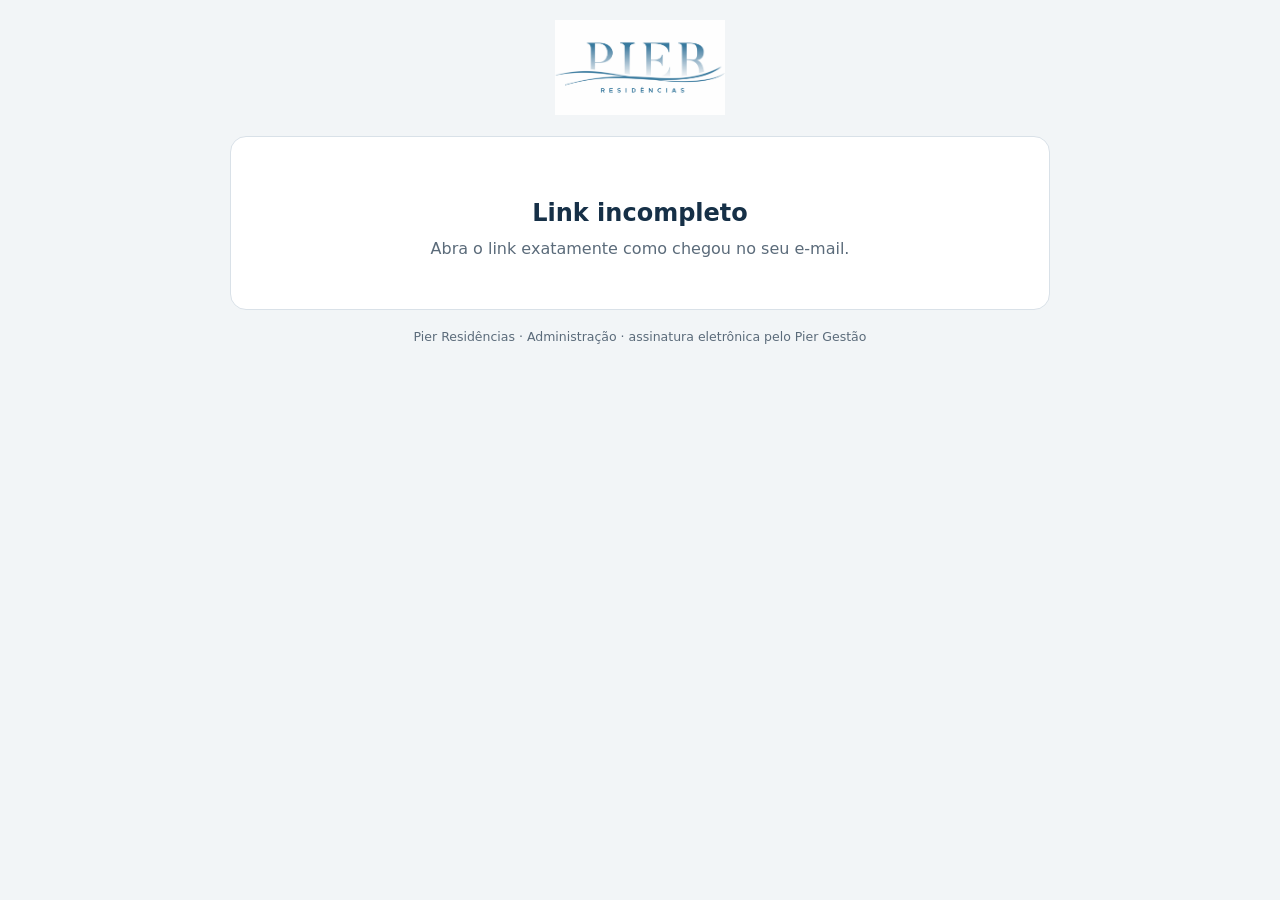
<file: assinar.html>
<!doctype html>
<html lang="pt-BR">
<head>
<meta charset="utf-8">
<meta name="viewport" content="width=device-width,initial-scale=1,viewport-fit=cover">
<meta http-equiv="Content-Security-Policy" content="default-src 'self'; script-src 'self'; style-src 'self' 'unsafe-inline'; img-src 'self' data:; connect-src https:; object-src 'none'; base-uri 'self'; form-action 'none'">
<meta name="referrer" content="no-referrer">
<meta name="robots" content="noindex,nofollow">
<title>Termo do Espaço Gourmet · Pier Residências</title>
<link rel="stylesheet" href="termo.css?v=20261127te">
<style>
:root{--bg:#f2f5f7;--card:#fff;--fg:#163047;--muted:#5b6b7a}
body{margin:0;background:var(--bg);color:var(--fg);font:16px/1.5 system-ui,-apple-system,"Segoe UI",Roboto,sans-serif}
main{max-width:820px;margin:0 auto;padding:20px 16px 48px}
.topo{text-align:center;margin-bottom:14px}.topo img{width:170px;max-width:55%;height:auto}
.card{background:var(--card);border:1px solid #d9e1e8;border-radius:16px;padding:18px}
.estado{text-align:center;padding:30px 10px}.estado h2{margin:10px 0 6px}.estado p{color:var(--muted);margin:0}
.ok svg{width:90px;height:90px;fill:none;stroke:#2e7d4f;stroke-width:3;stroke-linecap:round;stroke-linejoin:round}
.spin{display:inline-block;width:22px;height:22px;border:3px solid #cfd9e2;border-top-color:#17324d;border-radius:50%;animation:g .8s linear infinite}@keyframes g{to{transform:rotate(360deg)}}
.rod{text-align:center;color:var(--muted);font-size:12.5px;margin-top:18px}
</style>
</head>
<body>
<main>
  <div class="topo"><img src="img/logo-oficial.png" alt="Pier Residências" width="380" height="115"></div>
  <section class="card" id="caixa"><div class="estado"><span class="spin" aria-hidden="true"></span><p>Abrindo o termo…</p></div></section>
  <p class="rod">Pier Residências · Administração · assinatura eletrônica pelo Pier Gestão</p>
</main>
<script src="config.js"></script>
<script src="termo.js?v=20261127te"></script>
<script src="assinar.js?v=20261127te"></script>
</body>
</html>
</file>
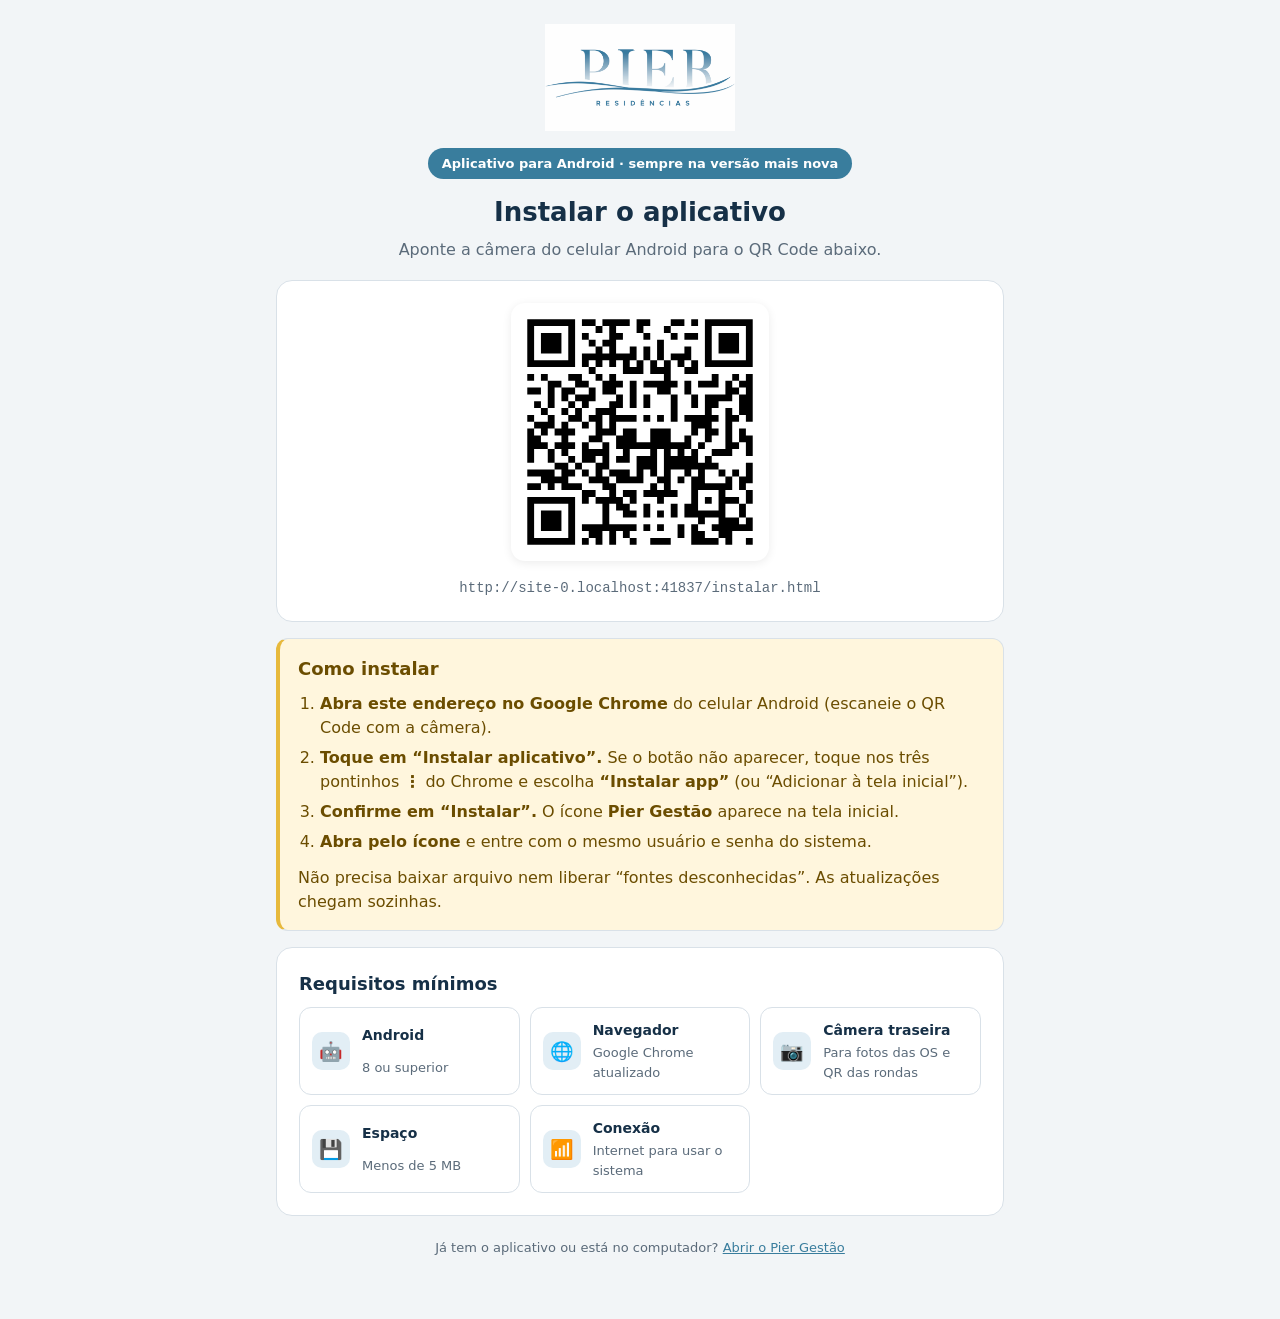
<file: instalar.html>
<!doctype html>
<html lang="pt-BR">
<head>
<meta charset="utf-8">
<meta name="viewport" content="width=device-width,initial-scale=1,viewport-fit=cover">
<meta http-equiv="Content-Security-Policy" content="default-src 'self'; script-src 'self'; style-src 'self' 'unsafe-inline'; img-src 'self' data:; manifest-src 'self'; worker-src 'self'; connect-src 'self'; object-src 'none'; base-uri 'self'; form-action 'none'">
<meta name="referrer" content="strict-origin-when-cross-origin">
<title>Aplicativo Pier Gestão</title>
<link rel="manifest" href="./manifest.json">
<meta name="theme-color" content="#0c1117">
<style>
:root{--bg:#f2f5f7;--card:#fff;--fg:#163047;--muted:#5b6b7a;--line:#d9e1e8;--accent:#397d9d;--on-accent:#fff;--soft:#e2eef5;--warn-bg:#fff6dd;--warn-line:#e7b93c;--warn-fg:#6b4d00}
@media (prefers-color-scheme:dark){:root{--bg:#0c1117;--card:#141c25;--fg:#e9f0f5;--muted:#9fb0bf;--line:#26323f;--accent:#85bdd8;--on-accent:#102433;--soft:#1b3040;--warn-bg:#2a2410;--warn-line:#b38a1f;--warn-fg:#f0d78a}}
*{box-sizing:border-box}
body{margin:0;background:var(--bg);color:var(--fg);font:16px/1.5 system-ui,-apple-system,"Segoe UI",Roboto,sans-serif}
main{max-width:760px;margin:0 auto;padding:24px 16px 48px}
.topo{text-align:center;margin-bottom:18px}
.topo img{width:190px;max-width:60%;height:auto}
.selo{display:inline-block;margin-top:10px;padding:6px 14px;border-radius:999px;background:var(--accent);color:var(--on-accent);font-size:13px;font-weight:700}
h1{font-size:26px;margin:14px 0 6px}
.sub{color:var(--muted);margin:0}
.card{background:var(--card);border:1px solid var(--line);border-radius:16px;padding:22px;margin-top:16px}
.centro{text-align:center}
.qr{display:inline-block;background:#fff;border-radius:14px;padding:14px;box-shadow:0 2px 10px rgba(0,0,0,.08)}
.qr svg{display:block;width:230px;height:230px}
.btn{display:inline-flex;align-items:center;gap:10px;justify-content:center;border:0;border-radius:12px;padding:15px 26px;font:700 17px system-ui,sans-serif;background:var(--accent);color:var(--on-accent);text-decoration:none;cursor:pointer}
.btn[disabled]{opacity:.55;cursor:default}
.btn.sec{background:var(--soft);color:var(--fg)}
.btn svg{width:22px;height:22px}
.aviso{background:var(--warn-bg);border-left:4px solid var(--warn-line);color:var(--warn-fg);border-radius:12px;padding:16px 18px}
.aviso h2,.card h2{font-size:18px;margin:0 0 10px}
ol{margin:0;padding-left:22px}ol li{margin:6px 0}
.req{display:grid;grid-template-columns:repeat(auto-fit,minmax(200px,1fr));gap:10px}
.req div{display:grid;grid-template-columns:38px 1fr;gap:2px 12px;align-items:center;border:1px solid var(--line);border-radius:12px;padding:12px}
.req i{grid-row:span 2;width:38px;height:38px;border-radius:10px;background:var(--soft);display:grid;place-items:center;font-style:normal;font-size:19px}
.req b{font-size:14px}.req span{font-size:13px;color:var(--muted)}
.end{font-family:ui-monospace,monospace;font-size:14px;word-break:break-all;color:var(--muted);margin-top:10px}
.estado{margin:14px 0 0;font-weight:600}
[hidden]{display:none!important}
.rodape{text-align:center;color:var(--muted);font-size:13px;margin-top:22px}
.rodape a{color:var(--accent)}
</style>
</head>
<body>
<main>
  <div class="topo">
    <img src="img/logo-oficial.png" alt="Pier Residências" width="380" height="115">
    <div><span class="selo" id="selo">Aplicativo para Android · sempre na versão mais nova</span></div>
    <h1>Instalar o aplicativo</h1>
    <p class="sub" id="sub">Aponte a câmera do celular Android para o QR Code abaixo.</p>
  </div>

  <section class="card centro" id="box-qr">
    <div class="qr" id="qr" aria-label="QR Code do endereço de instalação"></div>
    <div class="end" id="endereco"></div>
  </section>

  <section class="card centro" id="box-android" hidden>
    <button class="btn" type="button" id="instalar" disabled><svg viewBox="0 0 24 24" fill="none" stroke="currentColor" stroke-width="2" stroke-linecap="round" stroke-linejoin="round" aria-hidden="true"><path d="M12 3v12M7 10l5 5 5-5M5 21h14"/></svg>Instalar aplicativo</button>
    <p class="estado" id="estado" role="status">Preparando a instalação…</p>
  </section>

  <section class="card centro" id="box-instalado" hidden>
    <h2>O aplicativo já está instalado</h2>
    <p class="sub">Use o ícone <b>Pier Gestão</b> na tela inicial do celular.</p>
    <p style="margin-top:16px"><a class="btn" href="./">Abrir o sistema</a></p>
  </section>

  <section class="card centro" id="box-iphone" hidden>
    <h2>O aplicativo é só para Android</h2>
    <p class="sub">No iPhone, use o sistema pelo Safari: <a href="./">abrir o Pier Gestão</a>.</p>
  </section>

  <section class="card aviso">
    <h2>Como instalar</h2>
    <ol>
      <li><b>Abra este endereço no Google Chrome</b> do celular Android (escaneie o QR Code com a câmera).</li>
      <li><b>Toque em “Instalar aplicativo”.</b> Se o botão não aparecer, toque nos três pontinhos <b>⋮</b> do Chrome e escolha <b>“Instalar app”</b> (ou “Adicionar à tela inicial”).</li>
      <li><b>Confirme em “Instalar”.</b> O ícone <b>Pier Gestão</b> aparece na tela inicial.</li>
      <li><b>Abra pelo ícone</b> e entre com o mesmo usuário e senha do sistema.</li>
    </ol>
    <p style="margin:12px 0 0">Não precisa baixar arquivo nem liberar “fontes desconhecidas”. As atualizações chegam sozinhas.</p>
  </section>

  <section class="card">
    <h2>Requisitos mínimos</h2>
    <div class="req">
      <div><i aria-hidden="true">🤖</i><b>Android</b><span>8 ou superior</span></div>
      <div><i aria-hidden="true">🌐</i><b>Navegador</b><span>Google Chrome atualizado</span></div>
      <div><i aria-hidden="true">📷</i><b>Câmera traseira</b><span>Para fotos das OS e QR das rondas</span></div>
      <div><i aria-hidden="true">💾</i><b>Espaço</b><span>Menos de 5 MB</span></div>
      <div><i aria-hidden="true">📶</i><b>Conexão</b><span>Internet para usar o sistema</span></div>
    </div>
  </section>

  <p class="rodape">Já tem o aplicativo ou está no computador? <a href="./">Abrir o Pier Gestão</a></p>
</main>
<script src="vendor/qrcode.js?v=2.0.4"></script>
<script src="instalar.js?v=20261117app"></script>
</body>
</html>
</file>
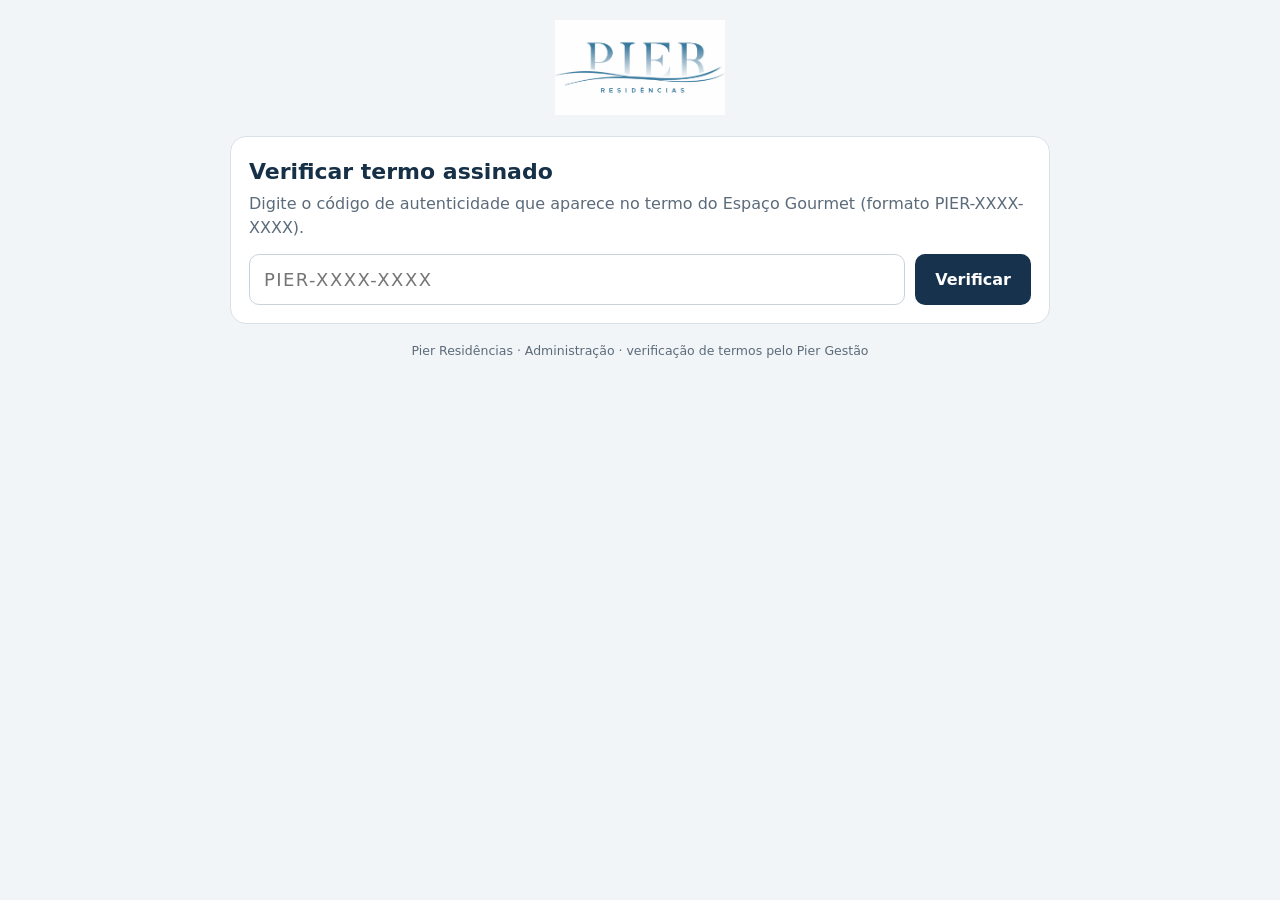
<file: verificar.html>
<!doctype html>
<html lang="pt-BR">
<head>
<meta charset="utf-8">
<meta name="viewport" content="width=device-width,initial-scale=1,viewport-fit=cover">
<meta http-equiv="Content-Security-Policy" content="default-src 'self'; script-src 'self'; style-src 'self' 'unsafe-inline'; img-src 'self' data:; connect-src https:; object-src 'none'; base-uri 'self'; form-action 'none'">
<meta name="referrer" content="no-referrer">
<meta name="robots" content="noindex,nofollow">
<title>Verificar termo · Pier Residências</title>
<style>
:root{--bg:#f2f5f7;--card:#fff;--fg:#163047;--muted:#5b6b7a}
body{margin:0;background:var(--bg);color:var(--fg);font:16px/1.5 system-ui,-apple-system,"Segoe UI",Roboto,sans-serif}
main{max-width:820px;margin:0 auto;padding:20px 16px 48px}
.topo{text-align:center;margin-bottom:14px}.topo img{width:170px;max-width:55%;height:auto}
.card{background:var(--card);border:1px solid #d9e1e8;border-radius:16px;padding:18px}
.estado{text-align:center;padding:30px 10px}.estado h2{margin:10px 0 6px}.estado p{color:var(--muted);margin:0}
.ok svg{width:90px;height:90px;fill:none;stroke:#2e7d4f;stroke-width:3;stroke-linecap:round;stroke-linejoin:round}
.spin{display:inline-block;width:22px;height:22px;border:3px solid #cfd9e2;border-top-color:#17324d;border-radius:50%;animation:g .8s linear infinite}@keyframes g{to{transform:rotate(360deg)}}
.rod{text-align:center;color:var(--muted);font-size:12.5px;margin-top:18px}
h1{font-size:22px;margin:0 0 4px}.mut{color:var(--muted);margin:0 0 14px}
.lin{display:flex;flex-wrap:wrap;gap:10px}.in{font:inherit;font-size:18px;letter-spacing:.08em;text-transform:uppercase;padding:11px 14px;border:1px solid #c9d3dc;border-radius:10px;flex:1 1 220px}
.bt{font:inherit;font-weight:700;padding:11px 20px;border-radius:10px;border:0;background:#17324d;color:#fff;cursor:pointer}
.res{margin-top:16px;border-radius:12px;padding:14px 16px;display:none}.res.ok{display:block;background:#eaf6ef;border:1px solid #9fd1b2}.res.err{display:block;background:#fdf0ee;border:1px solid #f0b8ae;color:#8f2a1b}
.res dl{display:grid;grid-template-columns:auto 1fr;gap:4px 14px;margin:10px 0 0}.res dt{font-weight:700}.res dd{margin:0;overflow-wrap:anywhere}
.pdf{margin-top:14px;padding-top:12px;border-top:1px solid #c9d3dc}.pdf p{margin:0 0 8px}.selo{margin-top:8px;font-weight:700}.selo.ok{color:#1f6f43}.selo.err{color:#c0392b}
</style>
</head>
<body>
<main>
  <div class="topo"><img src="img/logo-oficial.png" alt="Pier Residências" width="380" height="115"></div>
  <section class="card">
    <h1>Verificar termo assinado</h1>
    <p class="mut">Digite o código de autenticidade que aparece no termo do Espaço Gourmet (formato PIER-XXXX-XXXX).</p>
    <form class="lin" id="f"><input class="in" id="c" maxlength="14" placeholder="PIER-XXXX-XXXX" autocomplete="off" aria-label="Código de autenticidade"><button class="bt" type="submit">Verificar</button></form>
    <div class="res" id="res" role="status"></div>
  </section>
  <p class="rod">Pier Residências · Administração · verificação de termos pelo Pier Gestão</p>
</main>
<script src="config.js"></script>
<script src="verificar.js?v=20261127te"></script>
</body>
</html>
</file>
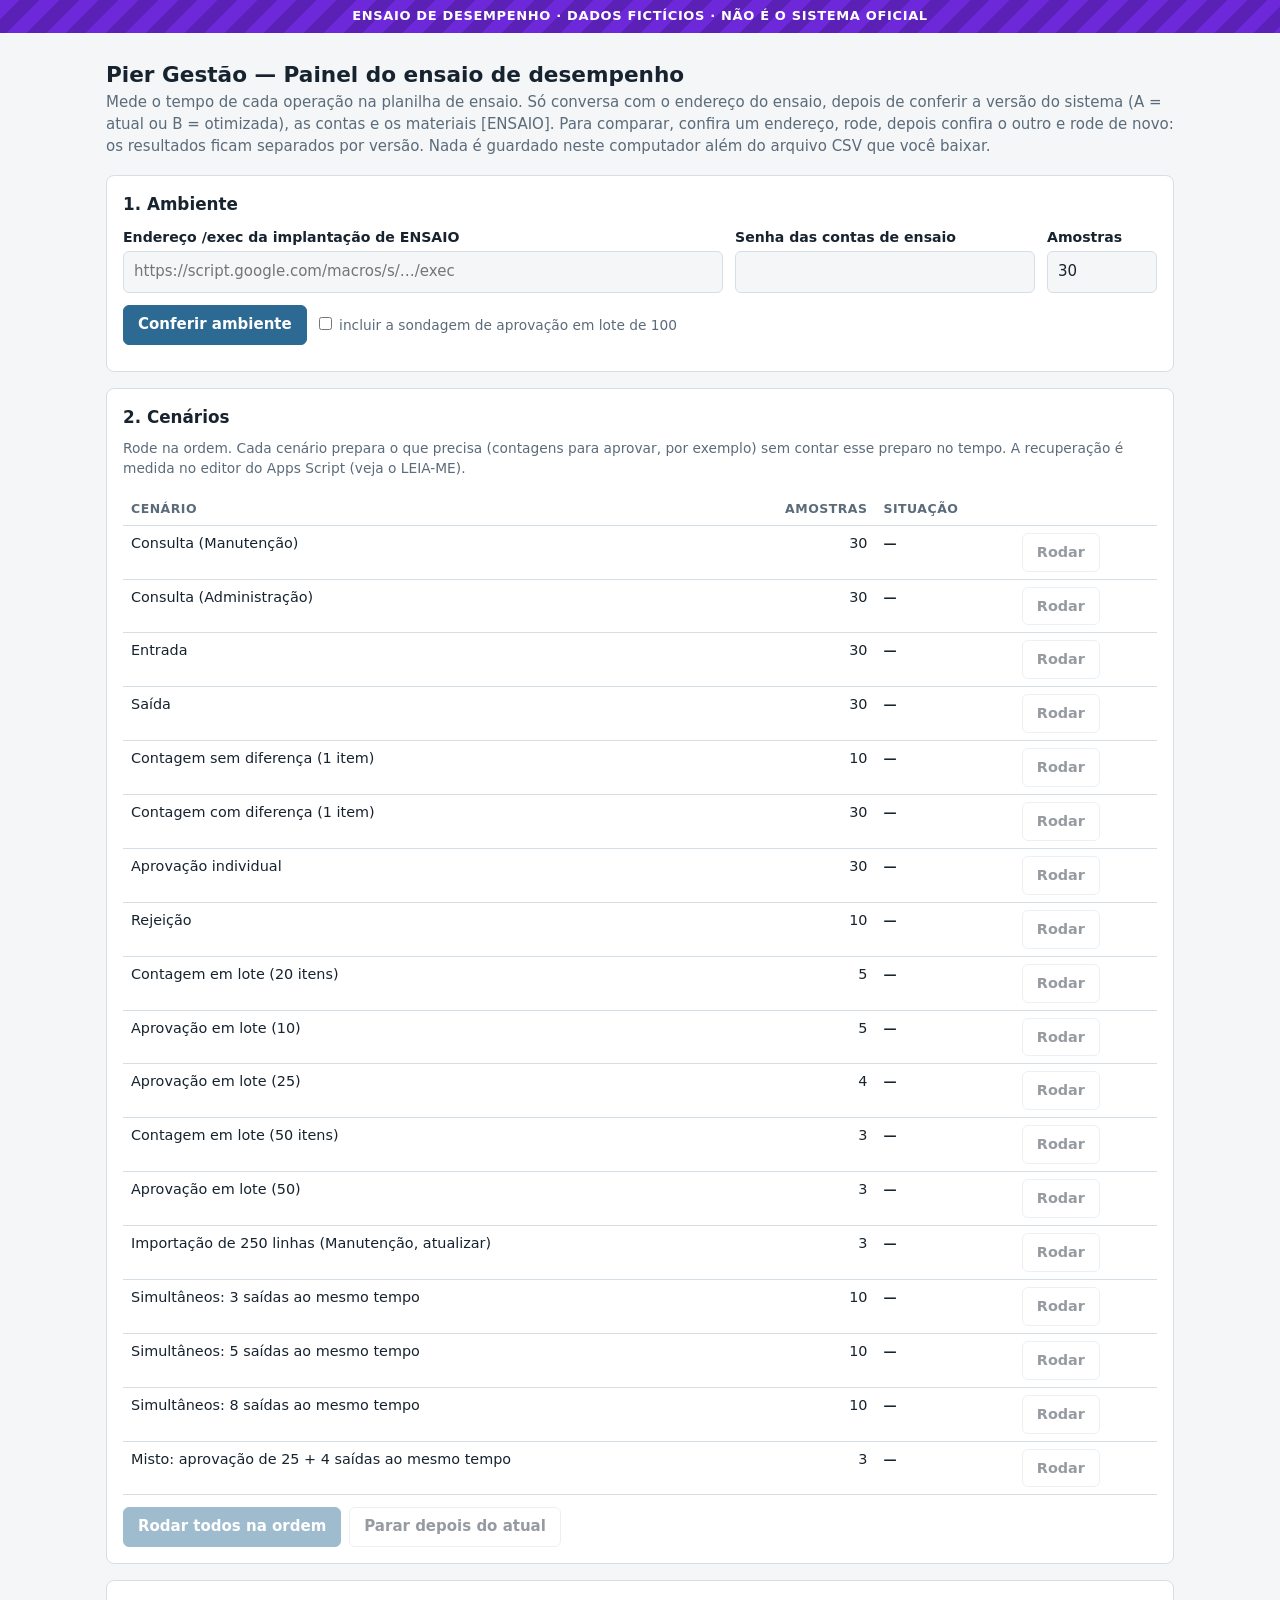
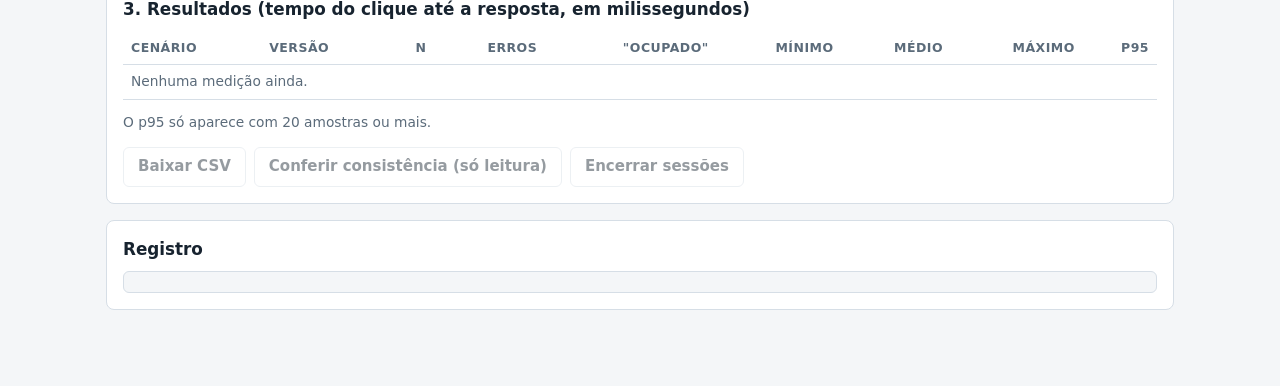
<file: ensaio/painel-ensaio.html>
<!doctype html>
<html lang="pt-BR">
<head>
<meta charset="utf-8">
<meta name="viewport" content="width=device-width, initial-scale=1">
<title>[ENSAIO] Pier Gestão · Painel de desempenho</title>
<style>
:root{--bg:#f4f6f8;--surface:#fff;--fg:#17232f;--muted:#5b6b7a;--line:#d6dee6;--accent:#2d6a93;--ok:#2c7a4c;--ok-bg:#e0f1e6;--crit:#b8362a;--crit-bg:#f8e0dc;--warn:#9a5b00;--warn-bg:#fbedd5}
@media (prefers-color-scheme: dark){:root{--bg:#0f1820;--surface:#16222d;--fg:#e4edf4;--muted:#93a6b6;--line:#2a3b4a;--accent:#6fb0db;--ok:#5fc48b;--ok-bg:#163326;--crit:#f06c5f;--crit-bg:#3d1b18;--warn:#eaa53d;--warn-bg:#3a2a12}}
*{box-sizing:border-box}
body{margin:0;background:var(--bg);color:var(--fg);font:15px/1.45 system-ui,-apple-system,"Segoe UI",Roboto,sans-serif}
.faixa{position:sticky;top:0;z-index:5;background:repeating-linear-gradient(135deg,#6d28d9 0 14px,#5b21b6 14px 28px);color:#fff;text-align:center;padding:7px 12px;font-weight:700;letter-spacing:.05em;text-transform:uppercase;font-size:13px}
main{max-width:1100px;margin:0 auto;padding:20px 16px 60px}
h1{font-size:1.35rem;margin:6px 0 2px}
h2{font-size:1.05rem;margin:0 0 10px}
p.lead{color:var(--muted);margin:0 0 18px}
section{background:var(--surface);border:1px solid var(--line);border-radius:8px;padding:16px;margin:0 0 16px}
label{display:block;font-weight:600;font-size:.88rem;margin:0 0 4px}
.grid{display:grid;grid-template-columns:2fr 1fr 110px;gap:12px}
@media (max-width:720px){.grid{grid-template-columns:1fr}}
input[type=text],input[type=password],input[type=number]{width:100%;padding:9px 10px;border:1px solid var(--line);border-radius:6px;background:var(--bg);color:var(--fg);font:inherit}
.acoes{display:flex;flex-wrap:wrap;gap:8px;margin-top:12px;align-items:center}
button{font:inherit;font-weight:600;border:1px solid var(--line);background:var(--surface);color:var(--fg);padding:8px 14px;border-radius:6px;cursor:pointer}
button.primario{background:var(--accent);border-color:var(--accent);color:#fff}
button:disabled{opacity:.45;cursor:not-allowed}
.hint{color:var(--muted);font-size:.86rem}
ul.travas{list-style:none;padding:0;margin:10px 0 0;display:grid;gap:4px}
ul.travas li{padding:6px 10px;border-radius:6px;font-size:.9rem}
li.ok{background:var(--ok-bg);color:var(--ok)} li.erro{background:var(--crit-bg);color:var(--crit)} li.pend{background:var(--bg);color:var(--muted)}
table{width:100%;border-collapse:collapse;font-size:.9rem}
th,td{text-align:left;padding:7px 8px;border-bottom:1px solid var(--line);vertical-align:top}
th{font-size:.78rem;text-transform:uppercase;letter-spacing:.04em;color:var(--muted)}
td.n,th.n{text-align:right;font-variant-numeric:tabular-nums}
.tabela{overflow-x:auto}
.estado{font-size:.82rem;font-weight:600}
.estado.ok{color:var(--ok)} .estado.erro{color:var(--crit)} .estado.rodando{color:var(--warn)}
pre#log{max-height:280px;overflow:auto;background:var(--bg);border:1px solid var(--line);border-radius:6px;padding:10px;font-size:.8rem;white-space:pre-wrap;margin:0}
.aviso{background:var(--warn-bg);color:var(--warn);padding:10px 12px;border-radius:6px;font-size:.9rem;margin-top:10px}
</style>
</head>
<body>
<div class="faixa">Ensaio de desempenho · dados fictícios · não é o sistema oficial</div>
<main>
  <h1>Pier Gestão — Painel do ensaio de desempenho</h1>
  <p class="lead">Mede o tempo de cada operação na planilha de ensaio. Só conversa com o endereço do ensaio, depois de conferir a versão do sistema (A = atual ou B = otimizada), as contas e os materiais [ENSAIO]. Para comparar, confira um endereço, rode, depois confira o outro e rode de novo: os resultados ficam separados por versão. Nada é guardado neste computador além do arquivo CSV que você baixar.</p>

  <section>
    <h2>1. Ambiente</h2>
    <div class="grid">
      <div><label for="url">Endereço /exec da implantação de ENSAIO</label><input type="text" id="url" placeholder="https://script.google.com/macros/s/…/exec" autocomplete="off" spellcheck="false"></div>
      <div><label for="senha">Senha das contas de ensaio</label><input type="password" id="senha" autocomplete="off"></div>
      <div><label for="amostras">Amostras</label><input type="number" id="amostras" value="30" min="3" max="100"></div>
    </div>
    <div class="acoes">
      <button class="primario" id="b-conferir">Conferir ambiente</button>
      <label class="hint" style="font-weight:400;margin:0"><input type="checkbox" id="sondagem"> incluir a sondagem de aprovação em lote de 100</label>
    </div>
    <ul class="travas" id="travas"></ul>
  </section>

  <section>
    <h2>2. Cenários</h2>
    <p class="hint" style="margin-top:0">Rode na ordem. Cada cenário prepara o que precisa (contagens para aprovar, por exemplo) sem contar esse preparo no tempo. A recuperação é medida no editor do Apps Script (veja o LEIA-ME).</p>
    <div class="tabela"><table><thead><tr><th>Cenário</th><th class="n">Amostras</th><th>Situação</th><th></th></tr></thead><tbody id="cenarios"></tbody></table></div>
    <div class="acoes"><button class="primario" id="b-todos" disabled>Rodar todos na ordem</button><button id="b-parar" disabled>Parar depois do atual</button></div>
  </section>

  <section>
    <h2>3. Resultados (tempo do clique até a resposta, em milissegundos)</h2>
    <div class="tabela"><table><thead><tr><th>Cenário</th><th>Versão</th><th class="n">n</th><th class="n">Erros</th><th class="n">"Ocupado"</th><th class="n">Mínimo</th><th class="n">Médio</th><th class="n">Máximo</th><th class="n">p95</th></tr></thead><tbody id="resultados"></tbody></table></div>
    <p class="hint">O p95 só aparece com 20 amostras ou mais.</p>
    <div class="acoes"><button id="b-csv" disabled>Baixar CSV</button><button id="b-consistencia" disabled>Conferir consistência (só leitura)</button><button id="b-sair" disabled>Encerrar sessões</button></div>
    <div id="consistencia"></div>
  </section>

  <section>
    <h2>Registro</h2>
    <pre id="log"></pre>
  </section>
</main>
<script>
(() => {
"use strict";
// ---------------- regras fixas do ensaio ----------------
// a implantação do ensaio usa o Código.gs da liberação com o sufixo abaixo na VERSAO (ensaio/Codigo-ensaio.gs);
// produção e homologação não têm o sufixo, então nenhum POST sai para elas mesmo com um endereço novo
// Só estas duas versões são aceitas (A = liberação atual, B = consulta otimizada); as duas têm o sufixo do ensaio.
const VERSOES = {
  "2026-10-16 inventário com aprovação da Administração · ENSAIO DE DESEMPENHO": "A",
  "2026-10-17 inventário com aprovação da Administração + consulta otimizada (fase 1) · ENSAIO DE DESEMPENHO": "B"
};
const NOME_VERSAO = { A: "A — liberação atual", B: "B — consulta otimizada (fase 1)" };
const PROIBIDOS = [["AKfycbyL0rDZ", "implantação de PRODUÇÃO"], ["AKfycby-MWYi", "implantação de HOMOLOGAÇÃO existente"]];
const CONTAS = { admins: ["admin.ensaio1", "admin.ensaio2"], manut: ["manut.ensaio1", "manut.ensaio2", "manut.ensaio3", "manut.ensaio4", "manut.ensaio5"] };
const MARCA = "[ENSAIO]";
const MIN_ITENS = 250;

const $ = s => document.querySelector(s);
const esc = v => String(v ?? "").replace(/[&<>"']/g, c => ({"&":"&amp;","<":"&lt;",">":"&gt;",'"':"&quot;","'":"&#39;"}[c]));
const S = { estado: {}, versao: "", url: "", candidata: "", liberado: false, tok: {}, itens: [], pend: new Set(), bloq: new Set(), contagens: [], amostras: [], parar: false, ocupado: false };
const log = t => { const el = $("#log"); el.textContent += new Date().toLocaleTimeString("pt-BR") + "  " + t + "\n"; el.scrollTop = el.scrollHeight; };

// ---------------- trava de rede: só o endereço do ensaio, já conferido ----------------
const fetchOriginal = window.fetch.bind(window);
const ehAppsScript = u => /^https:\/\/script\.google(usercontent)?\.com\//i.test(String(u || ""));
// fase 1: só um GET (leitura da versão) ao endereço candidato; fase 2: POST só depois que a versão bateu
window.fetch = function (recurso, opcoes) {
  const u = typeof recurso === "string" ? recurso : (recurso && recurso.url) || "";
  const metodo = String((opcoes && opcoes.method) || (recurso && recurso.method) || "GET").toUpperCase();
  if (ehAppsScript(u) || u.indexOf("://script.") >= 0) {
    const proibido = PROIBIDOS.some(p => u.indexOf(p[0]) >= 0);
    const leitura = metodo === "GET" && !(opcoes && opcoes.body) && S.candidata && u === S.candidata;
    const liberado = S.url && u === S.url;
    if (proibido || !(leitura || liberado)) {
      log("BLOQUEADO: " + metodo + " para " + u.slice(0, 70) + "… não é o endereço do ensaio conferido.");
      return Promise.reject(new TypeError("Bloqueado pelo painel: endereço não autorizado."));
    }
  }
  return fetchOriginal(recurso, opcoes);
};
if (navigator.sendBeacon) navigator.sendBeacon = () => false; // o painel não usa; nada sai por aqui
const XHR = window.XMLHttpRequest; window.XMLHttpRequest = function () { throw new Error("Bloqueado pelo painel."); }; void XHR;

// ---------------- comunicação ----------------
async function chamar(token, acao, extra) {
  const corpo = Object.assign({ acao, token, meses: [mesAtual()] }, extra || {});
  const t0 = performance.now(), inicio = new Date().toISOString();
  let r, erro = "";
  try {
    const resp = await fetch(S.url, { method: "POST", body: JSON.stringify(corpo), redirect: "follow" });
    r = await resp.json();
    if (!r.ok) erro = r.erro || "erro sem mensagem";
  } catch (e) { erro = e.message || "falha de rede"; r = { ok: false }; }
  return { ms: Math.round(performance.now() - t0), r, erro, inicio, fim: new Date().toISOString() };
}
const mesAtual = () => new Date().toISOString().slice(0, 7);
function mesesDesde(n) { const out = [], d = new Date(); for (let i = 0; i <= n; i++) { const x = new Date(d.getFullYear(), d.getMonth() - i, 1); out.push(x.getFullYear() + "-" + String(x.getMonth() + 1).padStart(2, "0")); } return out; }
const hojeIso = () => { const d = new Date(); return d.getFullYear() + "-" + String(d.getMonth() + 1).padStart(2, "0") + "-" + String(d.getDate()).padStart(2, "0"); };

// ---------------- 1. conferência do ambiente (travas em camadas, para na primeira que falhar) ----------------
function trava(id, txt, estado) {
  let li = document.getElementById("tr-" + id);
  if (!li) { li = document.createElement("li"); li.id = "tr-" + id; $("#travas").appendChild(li); }
  li.className = estado; li.textContent = (estado === "ok" ? "✔ " : estado === "erro" ? "✖ " : "… ") + txt;
}
async function conferirAmbiente() {
  // a tela fica travada desde já: nenhum cenário pode começar enquanto a conferência (ou a troca de implantação) acontece
  S.liberado = false; $("#travas").innerHTML = ""; habilitar();
  if (S.url && Object.keys(S.tok).length) {           // trocar de implantação: fecha antes as sessões abertas na anterior
    trava("sair", "Encerrando as sessões da implantação anterior…", "pend");
    await encerrarSessoes();
    $("#travas").innerHTML = "";
  }
  S.url = ""; S.candidata = ""; S.tok = {}; habilitar();
  const url = $("#url").value.trim(), senha = $("#senha").value;
  // a) formato do endereço
  if (!/^https:\/\/script\.google\.com\/macros\/s\/[A-Za-z0-9_-]{20,}\/exec$/.test(url)) return trava("fmt", "O endereço precisa ser um link /exec do Apps Script.", "erro");
  trava("fmt", "Formato do endereço", "ok");
  // b) não pode ser produção nem a homologação existente
  const proib = PROIBIDOS.find(p => url.indexOf(p[0]) >= 0);
  if (proib) return trava("proib", "Este endereço é da " + proib[1] + ". Nada foi enviado.", "erro");
  trava("proib", "Não é a produção nem a homologação existente", "ok");
  if (senha.length < 10) return trava("senha", "Digite a senha das contas de ensaio (a mesma usada na carga).", "erro");
  S.candidata = url;
  // c) versão do sistema (leitura: o doGet não grava nada) — nenhum POST antes disto
  trava("versao", "Conferindo a versão do sistema…", "pend");
  let v;
  try { v = await (await fetch(S.candidata, { method: "GET", redirect: "follow" })).json(); } catch (e) { S.candidata = ""; return trava("versao", "Não foi possível ler a versão (" + e.message + "). Confira se a implantação está como \"Qualquer pessoa\".", "erro"); }
  const ver = v && Object.prototype.hasOwnProperty.call(VERSOES, v.versao) ? VERSOES[v.versao] : "";
  if (!ver) { S.candidata = ""; return trava("versao", "Esta implantação informa a versão \"" + (v && v.versao) + "\", que não é nenhuma das duas do ensaio (A ou B). Não é a implantação do ensaio: parado antes de qualquer login ou gravação.", "erro"); }
  if (ver !== S.versao) S.estado = {};
  S.versao = ver; S.url = S.candidata; S.candidata = "";
  trava("versao", "A implantação se identificou como ENSAIO DE DESEMPENHO — versão " + NOME_VERSAO[ver], "ok");
  // d) contas de ensaio (só existem na planilha de ensaio)
  trava("contas", "Entrando com as contas de ensaio…", "pend");
  const todas = CONTAS.admins.concat(CONTAS.manut);
  for (const u of todas) {
    const x = await chamar(undefined, "entrar", { usuario: u, senha, registro: { motivo: "login", entrada: u.indexOf("admin") === 0 ? "Administração" : "Manutenção", aparelho: "painel de ensaio" } });
    if (!x.r.ok || !x.r.token) { S.url = ""; return trava("contas", "A conta " + u + " não entrou (" + x.erro + "). Parado antes de qualquer gravação.", "erro"); }
    if (x.r.usuario !== u || x.r.perfil !== (u.indexOf("admin") === 0 ? "Administração" : "Manutenção")) { S.url = ""; return trava("contas", "A conta " + u + " voltou com usuário/perfil inesperado (" + x.r.usuario + " / " + x.r.perfil + "). Parado.", "erro"); }
    S.tok[u] = x.r.token;
  }
  trava("contas", "As 7 contas de ensaio entraram", "ok");
  // e) dados: só materiais [ENSAIO]
  trava("dados", "Conferindo os materiais…", "pend");
  const okDados = await carregar();
  if (!okDados) { S.url = ""; return; }
  const sem = S.itens.filter(i => String(i.nome).indexOf(MARCA) !== 0);
  if (sem.length || S.itens.length < MIN_ITENS) { S.url = ""; return trava("dados", sem.length ? sem.length + " material(is) sem a marca " + MARCA + " (ex.: \"" + sem[0].nome + "\"). Esta não é a planilha de ensaio. Parado antes de qualquer gravação." : "Só " + S.itens.length + " materiais; esperado pelo menos " + MIN_ITENS + ".", "erro"); }
  trava("dados", S.itens.length + " materiais, todos [ENSAIO]; " + S.bloq.size + " bloqueado(s); " + S.pend.size + " com ajuste pendente", "ok");
  S.liberado = true; habilitar();
  log("Ambiente conferido: " + S.url.slice(0, 60) + "…");
}
async function carregar() {
  const x = await chamar(S.tok["admin.ensaio1"], "dados", { meses: [mesAtual()] });
  if (!x.r.ok || !x.r.dados) { trava("dados", "Não foi possível ler os dados (" + x.erro + ").", "erro"); return false; }
  const d = x.r.dados;
  S.itens = d.itens || []; S.pend = new Set(d.ajustesPendentes || []); S.bloq = new Set((d.bloqueios || []).map(b => b.itemId)); S.contagens = d.contagens || [];
  return true;
}

// ---------------- amostras e estatística ----------------
function registrar(cenario, rodada, usuario, x) {
  const ocupado = /ocupado/i.test(x.erro || "");
  S.amostras.push({ cenario, versao: S.versao, rodada, usuario, inicio: x.inicio, fim: x.fim, ms: x.ms, ok: !x.erro, erro: x.erro || "", ocupado });
  if (x.erro) log(cenario + " #" + rodada + " (" + usuario + "): " + x.erro);
}
function estat(lista) {
  const v = lista.map(a => a.ms).sort((a, b) => a - b), n = v.length;
  if (!n) return null;
  return { n, min: v[0], med: Math.round(v.reduce((a, b) => a + b, 0) / n), max: v[n - 1], p95: n >= 20 ? v[Math.ceil(0.95 * n) - 1] : null };
}
function renderResultados() {
  const grupos = [...new Set(S.amostras.map(a => a.cenario + "\u0000" + a.versao))];
  $("#resultados").innerHTML = grupos.map(g => {
    const [c, vr] = g.split("\u0000");
    const todas = S.amostras.filter(a => a.cenario === c && a.versao === vr), e = estat(todas);
    const f = x => x === null ? "—" : x.toLocaleString("pt-BR");
    return `<tr><td>${esc(c)}</td><td>${esc(vr)}</td><td class="n">${e.n}</td><td class="n">${todas.filter(a => !a.ok).length}</td><td class="n">${todas.filter(a => a.ocupado).length}</td><td class="n">${f(e.min)}</td><td class="n">${f(e.med)}</td><td class="n">${f(e.max)}</td><td class="n">${f(e.p95)}</td></tr>`;
  }).join("") || `<tr><td colspan="9" class="hint">Nenhuma medição ainda.</td></tr>`;
  $("#b-csv").disabled = !S.amostras.length;
}

// ---------------- escolha de materiais (só [ENSAIO], Manutenção, livres) ----------------
let giro = 0;
function livres(k, minQtd) {
  const lista = S.itens.filter(i => i.setor === "Manutenção" && String(i.nome).indexOf(MARCA) === 0 && !S.pend.has(i.id) && !S.bloq.has(i.id) && (Number(i.qtd) || 0) >= (minQtd || 0));
  if (lista.length < k) throw new Error("Só " + lista.length + " materiais livres; o cenário precisa de " + k + ".");
  const out = []; for (let j = 0; j < k; j++) out.push(lista[(giro + j) % lista.length]); giro += k;
  return out;
}
const manut = i => CONTAS.manut[i % CONTAS.manut.length];
const N = () => Math.max(3, Math.min(100, Number($("#amostras").value) || 30));

async function contar(usuario, itens, igual) {
  return chamar(S.tok[usuario], "contagemEnviar", { itens: itens.map(i => ({ itemId: i.id, qtd: igual ? Number(i.qtd) : Number(i.qtd) + 1, saldoVisto: Number(i.qtd), justificativa: "Ensaio de desempenho" })) });
}
async function pendentesDe(prefixo, k) {
  await carregar();
  const p = S.contagens.filter(c => c.status === "Pendente" && !c.etapa && String(c.contadoPor).indexOf(prefixo) === 0);
  if (p.length < k) throw new Error("Só " + p.length + " contagens pendentes; o cenário precisa de " + k + ".");
  return p.slice(0, k);
}
async function prepararPendentes(k) { // preparo fora da medição: contagens da Manutenção para aprovar
  await carregar();
  let falta = k, i = 0;
  while (falta > 0) { const lote = Math.min(50, falta); const x = await contar(manut(i++), livres(lote, 1)); if (x.erro) throw new Error("Preparo: " + x.erro); falta -= lote; await carregar(); }
}

// ---------------- cenários ----------------
const CENARIOS = [
  { id: "consulta_manut", nome: "Consulta (Manutenção)", n: () => N(), rodar: async n => { for (let i = 0; i < n && !S.parar; i++) registrar("Consulta (Manutenção)", i + 1, manut(i), await chamar(S.tok[manut(i)], "dados")); } },
  { id: "consulta_admin", nome: "Consulta (Administração)", n: () => N(), rodar: async n => { for (let i = 0; i < n && !S.parar; i++) registrar("Consulta (Administração)", i + 1, "admin.ensaio1", await chamar(S.tok["admin.ensaio1"], "dados")); } },
  { id: "entrada", nome: "Entrada", n: () => N(), rodar: async n => { await carregar(); for (let i = 0; i < n && !S.parar; i++) { const it = livres(1)[0]; registrar("Entrada", i + 1, manut(i), await chamar(S.tok[manut(i)], "registrar", { mov: { itemId: it.id, tipo: "entrada", qtd: 1, data: hojeIso(), fornecedor: "Fornecedor do ensaio" } })); it.qtd = Number(it.qtd) + 1; } } },
  { id: "saida", nome: "Saída", n: () => N(), rodar: async n => { await carregar(); for (let i = 0; i < n && !S.parar; i++) { const it = livres(1, 2)[0]; registrar("Saída", i + 1, manut(i), await chamar(S.tok[manut(i)], "registrar", { mov: { itemId: it.id, tipo: "saida", qtd: 1, responsavel: "Equipe Ensaio", destino: "Área Técnica Ensaio", data: hojeIso() } })); it.qtd = Number(it.qtd) - 1; } } },
  { id: "conferencia", nome: "Contagem sem diferença (1 item)", n: () => 10, rodar: async n => { await carregar(); for (let i = 0; i < n && !S.parar; i++) registrar("Contagem sem diferença (1 item)", i + 1, manut(i), await contar(manut(i), livres(1), true)); } },
  { id: "contagem_1", nome: "Contagem com diferença (1 item)", n: () => N(), rodar: async n => { await carregar(); for (let i = 0; i < n && !S.parar; i++) { const it = livres(1)[0]; registrar("Contagem com diferença (1 item)", i + 1, manut(i), await contar(manut(i), [it])); S.pend.add(it.id); } } },
  { id: "aprovacao_1", nome: "Aprovação individual", n: () => N(), rodar: async n => { await carregar(); let lista = pendManut(); if (lista.length < n) { await prepararPendentes(n - lista.length); lista = await pendentesDe("manut.", n); } for (let i = 0; i < n && !S.parar; i++) { const c = lista[i]; registrar("Aprovação individual", i + 1, "admin.ensaio2", await chamar(S.tok["admin.ensaio2"], "contagemDecidir", { op: "aprovar", itens: [{ id: c.id, versao: c.versao }] })); } } },
  { id: "rejeicao", nome: "Rejeição", n: () => 10, rodar: async n => { await prepararPendentes(n); const lista = await pendentesDe("manut.", n); for (let i = 0; i < n && !S.parar; i++) { const c = lista[i]; registrar("Rejeição", i + 1, "admin.ensaio2", await chamar(S.tok["admin.ensaio2"], "contagemDecidir", { op: "rejeitar", itens: [{ id: c.id, versao: c.versao }], motivo: "Rejeição do ensaio" })); } } },
  { id: "contagem_20", nome: "Contagem em lote (20 itens)", n: () => 5, rodar: async n => { await carregar(); for (let i = 0; i < n && !S.parar; i++) { const its = livres(20); registrar("Contagem em lote (20 itens)", i + 1, manut(i), await contar(manut(i), its)); its.forEach(x => S.pend.add(x.id)); } } },
  { id: "aprov_10", nome: "Aprovação em lote (10)", n: () => 5, rodar: async n => aprovarLotes("Aprovação em lote (10)", 10, n) },
  { id: "aprov_25", nome: "Aprovação em lote (25)", n: () => 4, rodar: async n => aprovarLotes("Aprovação em lote (25)", 25, n) },
  { id: "contagem_50", nome: "Contagem em lote (50 itens)", n: () => 3, rodar: async n => { await carregar(); for (let i = 0; i < n && !S.parar; i++) { const its = livres(50); registrar("Contagem em lote (50 itens)", i + 1, manut(i), await contar(manut(i), its)); its.forEach(x => S.pend.add(x.id)); } } },
  { id: "aprov_50", nome: "Aprovação em lote (50)", n: () => 3, rodar: async n => aprovarLotes("Aprovação em lote (50)", 50, n) },
  { id: "aprov_100", nome: "Aprovação em lote (100) — sondagem", n: () => 1, opcional: true, rodar: async n => aprovarLotes("Aprovação em lote (100) — sondagem", 100, n) },
  { id: "importacao", nome: "Importação de 250 linhas (Manutenção, atualizar)", n: () => 3, rodar: async n => { for (let i = 0; i < n && !S.parar; i++) { await carregar(); const linhas = S.itens.filter(x => x.setor === "Manutenção").map(x => ({ codigo: x.codigo, nome: x.nome, qtd: Number(x.qtd), unidade: x.unidade, categoria: x.categoria, local: x.local })); registrar("Importação de 250 linhas", i + 1, "admin.ensaio1", await chamar(S.tok["admin.ensaio1"], "importarContagem", { linhas, modo: "atualizar", setor: "Manutenção", motivo: "Importação do ensaio", confirmarRepeticao: true })); } } },
  { id: "simult_3", nome: "Simultâneos: 3 saídas ao mesmo tempo", n: () => 10, rodar: async n => simultaneos(3, n) },
  { id: "simult_5", nome: "Simultâneos: 5 saídas ao mesmo tempo", n: () => 10, rodar: async n => simultaneos(5, n) },
  { id: "simult_8", nome: "Simultâneos: 8 saídas ao mesmo tempo", n: () => 10, rodar: async n => simultaneos(8, n) },
  { id: "misto", nome: "Misto: aprovação de 25 + 4 saídas ao mesmo tempo", n: () => 3, rodar: async n => misto(n) }
];
const pendManut = () => S.contagens.filter(c => c.status === "Pendente" && !c.etapa && String(c.contadoPor).indexOf("manut.") === 0);
async function aprovarLotes(nome, tam, n) {
  for (let i = 0; i < n && !S.parar; i++) {
    await carregar(); let lista = pendManut();
    if (lista.length < tam) { await prepararPendentes(tam - lista.length); lista = await pendentesDe("manut.", tam); }
    const lote = lista.slice(0, tam).map(c => ({ id: c.id, versao: c.versao }));
    const x = await chamar(S.tok["admin.ensaio2"], "contagemDecidir", { op: "aprovar", itens: lote });
    const naoOk = x.r && x.r.resultados ? x.r.resultados.filter(r => !r.ok).length : 0;
    if (naoOk) x.erro = (x.erro ? x.erro + "; " : "") + naoOk + " de " + tam + " não aprovadas";
    registrar(nome, i + 1, "admin.ensaio2", x);
  }
}
async function sessoesExtras(k) { // 8 simultâneos = 7 contas + uma segunda sessão da manut.ensaio1
  const usuarios = CONTAS.manut.concat(CONTAS.admins);
  const out = [];
  for (let i = 0; i < k; i++) {
    const u = usuarios[i % usuarios.length];
    if (i < usuarios.length) out.push({ u, t: S.tok[u] });
    else { const key = u + "#2"; if (!S.tok[key]) { const x = await chamar(undefined, "entrar", { usuario: u, senha: $("#senha").value, registro: { motivo: "login", entrada: "Manutenção", aparelho: "painel de ensaio 2" } }); S.tok[key] = x.r.token; } out.push({ u: key, t: S.tok[key] }); }
  }
  return out;
}
async function simultaneos(k, n) {
  const sess = await sessoesExtras(k);
  for (let i = 0; i < n && !S.parar; i++) {
    await carregar(); const its = livres(k, 2);
    const res = await Promise.all(sess.map((s, j) => chamar(s.t, "registrar", { mov: { itemId: its[j].id, tipo: "saida", qtd: 1, responsavel: "Equipe Ensaio", destino: "Área Técnica Ensaio", data: hojeIso() } })));
    res.forEach((x, j) => registrar("Simultâneos: " + k + " saídas", i + 1, sess[j].u, x));
  }
}
async function misto(n) {
  for (let i = 0; i < n && !S.parar; i++) {
    await carregar();
    let lista = pendManut();
    if (lista.length < 25) { await prepararPendentes(25 - lista.length); lista = await pendentesDe("manut.", 25); }
    await carregar(); const its = livres(4, 2);
    const lote = lista.slice(0, 25).map(c => ({ id: c.id, versao: c.versao }));
    const tarefas = [chamar(S.tok["admin.ensaio2"], "contagemDecidir", { op: "aprovar", itens: lote })]
      .concat(its.map((it, j) => chamar(S.tok[CONTAS.manut[1 + j]], "registrar", { mov: { itemId: it.id, tipo: "saida", qtd: 1, responsavel: "Equipe Ensaio", destino: "Área Técnica Ensaio", data: hojeIso() } })));
    const res = await Promise.all(tarefas);
    registrar("Misto: aprovação de 25", i + 1, "admin.ensaio2", res[0]);
    res.slice(1).forEach((x, j) => registrar("Misto: saídas durante a aprovação", i + 1, CONTAS.manut[1 + j], x));
  }
}

// ---------------- execução ----------------
function renderCenarios() {
  $("#cenarios").innerHTML = CENARIOS.filter(c => !c.opcional || $("#sondagem").checked).map(c => `<tr><td>${esc(c.nome)}</td><td class="n">${c.n()}</td><td><span class="estado ${(S.estado[c.id] || {}).cls || ""}" id="st-${c.id}">${esc((S.estado[c.id] || {}).txt || "—")}</span></td><td><button data-c="${c.id}" ${S.liberado && !S.ocupado ? "" : "disabled"}>Rodar</button></td></tr>`).join("");
}
function habilitar() {
  $("#b-todos").disabled = !S.liberado || S.ocupado; $("#b-parar").disabled = !S.ocupado;
  $("#b-consistencia").disabled = !S.liberado || S.ocupado; $("#b-sair").disabled = !Object.keys(S.tok).length || S.ocupado;
  renderCenarios();
}
async function rodar(c) {
  const marcar = (cls, txt) => { S.estado[c.id] = { cls, txt }; const el = document.getElementById("st-" + c.id); if (el) { el.className = "estado " + cls; el.textContent = txt; } };
  const n = c.n(); log("Início: " + c.nome + " (" + n + ")");
  marcar("rodando", "rodando…");
  try { await c.rodar(n); marcar("ok", S.parar ? "interrompido" : "concluído"); }
  catch (e) { log("Erro em " + c.nome + ": " + e.message); marcar("erro", "erro: " + e.message); }
  renderResultados();
}
async function rodarVarios(lista) {
  S.ocupado = true; S.parar = false; habilitar();
  try { for (const c of lista) { if (S.parar) break; await rodar(c); } }
  finally { S.ocupado = false; habilitar(); renderResultados(); log("Fim da rodada de cenários."); }
}
$("#cenarios").addEventListener("click", e => { const b = e.target.closest("[data-c]"); if (!b) return; const c = CENARIOS.find(x => x.id === b.dataset.c); if (c) rodarVarios([c]); });
$("#b-todos").addEventListener("click", () => rodarVarios(CENARIOS.filter(c => !c.opcional || $("#sondagem").checked)));
$("#b-parar").addEventListener("click", () => { S.parar = true; log("Parando depois do cenário atual…"); });
$("#b-conferir").addEventListener("click", async () => {
  if (S.conferindo) return;
  S.conferindo = true; $("#b-conferir").disabled = true;
  try { await conferirAmbiente(); } catch (e) { log("Erro: " + e.message); }
  finally { S.conferindo = false; $("#b-conferir").disabled = false; }
});
$("#sondagem").addEventListener("change", renderCenarios);

// ---------------- consistência (só leitura) ----------------
$("#b-consistencia").addEventListener("click", async () => {
  const x = await chamar(S.tok["admin.ensaio1"], "dados", { meses: mesesDesde(8) });
  if (!x.r.ok) { $("#consistencia").innerHTML = `<p class="aviso">Não foi possível ler: ${esc(x.erro)}</p>`; return; }
  const d = x.r.dados, soma = {};
  d.movs.forEach(m => { soma[m.itemId] = Math.round(((soma[m.itemId] || 0) + (Number(m.delta) || 0)) * 1000) / 1000; });
  const div = d.itens.filter(i => Math.round((Number(i.qtd) || 0) * 1000) / 1000 !== (soma[i.id] || 0));
  const ids = d.movs.map(m => m.id), dup = ids.length - new Set(ids).size;
  const sem = d.itens.filter(i => String(i.nome).indexOf(MARCA) !== 0).length;
  const presas = (d.contagens || []).filter(c => c.etapa === "aplicando").length;
  const ok = !div.length && !dup && !sem && !presas && !(d.bloqueios || []).length;
  $("#consistencia").innerHTML = `<p class="${ok ? "hint" : "aviso"}">${ok ? "✔ " : "✖ "}${d.itens.length} materiais · ${d.movs.length} movimentações lidas · saldo diferente da soma do histórico: <b>${div.length}</b> · IDs repetidos: <b>${dup}</b> · sem a marca [ENSAIO]: <b>${sem}</b> · contagens presas: <b>${presas}</b> · bloqueados: <b>${(d.bloqueios || []).length}</b>${div.length ? "<br>Ex.: " + esc(div.slice(0, 5).map(i => i.codigo + " saldo " + i.qtd + " / histórico " + (soma[i.id] || 0)).join("; ")) : ""}</p>`;
  log("Consistência: " + (ok ? "sem divergências" : "DIVERGÊNCIAS encontradas"));
});

// ---------------- CSV e encerramento ----------------
$("#b-csv").addEventListener("click", () => {
  // inicio = quando a chamada saiu do navegador; fim = quando a resposta chegou (para alinhar com Execuções)
  const linhas = [["cenario", "versao", "rodada", "usuario", "inicio", "fim", "ms", "ok", "ocupado", "erro"].join(";")].concat(S.amostras.map(a => [a.cenario, a.versao, a.rodada, a.usuario, a.inicio, a.fim, a.ms, a.ok ? 1 : 0, a.ocupado ? 1 : 0, '"' + String(a.erro).replace(/"/g, "'") + '"'].join(";")));
  const blob = new Blob(["﻿" + linhas.join("\r\n")], { type: "text/csv;charset=utf-8" });
  const a = document.createElement("a"); a.href = URL.createObjectURL(blob); a.download = "ensaio-desempenho-" + new Date().toISOString().slice(0, 16).replace(/[:T]/g, "-") + ".csv"; a.click();
  setTimeout(() => URL.revokeObjectURL(a.href), 2000);
});
async function encerrarSessoes() {
  for (const k of Object.keys(S.tok)) { try { await chamar(S.tok[k], "sair"); } catch (e) {} }
  S.tok = {}; S.liberado = false; habilitar(); log("Sessões encerradas.");
}
$("#b-sair").addEventListener("click", () => encerrarSessoes());
window.addEventListener("beforeunload", () => { S.tok = {}; });
renderCenarios(); renderResultados();
})();
</script>
</body>
</html>
</file>
<file: termo.css>
/* Termo do Espaço Gourmet (tela da Administração e página do link) */
.tg{display:grid;gap:14px;color:var(--tg-fg,inherit)}
.tg-cab h3{margin:0 0 10px;font-size:19px}
.tg-res{display:flex;flex-wrap:wrap;gap:8px}.tg-res span{display:grid;gap:1px;padding:8px 12px;border:1px solid var(--tg-linha,#d9e1e8);border-radius:10px;font-size:14px;font-weight:600}
.tg-res b{font-size:11px;font-weight:700;letter-spacing:.06em;text-transform:uppercase;opacity:.65}
.tg-passos{display:flex;gap:6px;list-style:none;margin:0;padding:0;counter-reset:p}.tg-passos li{flex:1;counter-increment:p;padding:8px 10px;border-radius:10px;background:var(--tg-suave,#eef3f7);font-size:13px;font-weight:600;opacity:.6}
.tg-passos li::before{content:counter(p) ". "}.tg-passos li.on{opacity:1;background:var(--tg-acc,#17324d);color:#fff}
.tg-ler{border:1px solid var(--tg-linha,#d9e1e8);border-radius:12px;overflow:hidden}
.tg-barra{height:5px;background:var(--tg-suave,#eef3f7)}.tg-barra span{display:block;height:100%;width:0;background:#2e8b57;transition:width .15s}
.tg-texto{max-height:52vh;overflow:auto;padding:14px 18px;font-size:14px;line-height:1.55;background:var(--tg-papel,#fff);color:#152535}
.tg-texto h4{margin:16px 0 6px;font-size:14px;letter-spacing:.03em}.tg-texto p{margin:6px 0}.tg-item{padding-left:4px}.tg-sub{margin-left:22px!important}.tg-dec{font-weight:700}
.tg-mapa{margin:10px 0;text-align:center}.tg-mapa img{width:100%;max-width:640px;border-radius:8px;border:1px solid #d9e1e8}.tg-mapa figcaption{font-size:12px;color:#5b6b7a}
.tg-rod{margin-top:16px!important;font-size:12px;color:#5b6b7a;border-top:1px solid #d9e1e8;padding-top:8px}
.tg-aviso{margin:0;padding:9px 14px;font-size:13px;font-weight:600;background:var(--tg-suave,#eef3f7)}.tg-aviso.ok{color:#2e7d4f}
.tg-aceite{display:flex;gap:10px;align-items:flex-start;padding:12px 14px;border:1px solid var(--tg-linha,#d9e1e8);border-radius:12px;font-weight:600;font-size:14px}.tg-aceite input{width:20px;height:20px;margin-top:1px}
.tg-ass{display:grid;gap:8px;opacity:.5;transition:opacity .2s}.tg-ass.on{opacity:1}
.tg-lab{font-size:12px;font-weight:700;letter-spacing:.06em;text-transform:uppercase;opacity:.75}.tg-lab span{text-transform:none;letter-spacing:0;font-weight:500}
.tg-in{font:inherit;padding:10px 12px;border-radius:10px;border:1px solid var(--tg-linha,#d9e1e8);background:var(--tg-papel,#fff);color:#152535}
.tg-quadro{position:relative;border:2px dashed var(--tg-linha,#b8c6d3);border-radius:12px;background:#fff;height:180px}.tg-quadro canvas{display:block;width:100%;height:100%;border-radius:10px;cursor:crosshair}
.tg-linha{position:absolute;left:18px;right:18px;bottom:34px;border-top:1px solid #9fb0bf;font-size:11px;color:#9fb0bf;padding-top:2px;pointer-events:none}
.tg-limpar{justify-self:start;font:inherit;font-size:13px;background:none;border:0;color:var(--tg-acc2,#397d9d);text-decoration:underline;cursor:pointer;padding:0}
.tg-ok{font:inherit;font-weight:700;font-size:16px;padding:14px 20px;border-radius:12px;border:0;background:#2e7d4f;color:#fff;cursor:pointer}.tg-ok[disabled]{opacity:.45;cursor:not-allowed}
.tg-msg{margin:0;font-size:14px}.tg-msg.err{color:#c0392b;font-weight:600}
/* Termo eletrônico (etapas) */
.tge{gap:12px}
.tge-eb{font-size:11.5px;font-weight:800;letter-spacing:.1em;text-transform:uppercase;color:var(--tg-acc2,#397d9d)}
.tge-cab h3{margin:4px 0 4px;font-size:22px;line-height:1.2}
.tge-mut{margin:0;opacity:.75;font-size:14px}.tge-peq{font-size:12.5px;margin-top:8px}
.tge-imp{margin-top:10px;padding:10px 14px;border-left:4px solid var(--tg-acc2,#397d9d);border-radius:8px;background:var(--tg-suave,#eef3f7);font-size:13.5px;line-height:1.5}
.tge-st{border:1px solid var(--tg-linha,#d9e1e8);border-radius:12px;padding:10px 14px}
.tge-st-l{display:flex;justify-content:space-between;gap:10px;font-size:13px}.tge-cont{font-weight:700}
.tge-bar{height:6px;border-radius:3px;background:var(--tg-suave,#eef3f7);margin:8px 0 6px;overflow:hidden}.tge-bar span{display:block;height:100%;width:0;background:var(--tg-acc2,#397d9d);transition:width .2s}
.tge-gmsg{margin:0;font-size:13px;opacity:.85}.tge-gmsg.ok{color:#2e7d4f;opacity:1;font-weight:600}.tge-gmsg.err{color:#c0392b;opacity:1;font-weight:600}
.tge-passo{border:1px solid var(--tg-linha,#d9e1e8);border-radius:14px;padding:16px 18px}
.tge-passo h4{margin:4px 0 4px;font-size:18px}
.tge-grid{display:grid;grid-template-columns:1fr 1fr;gap:10px 14px;margin-top:12px}.tge-full{grid-column:1/-1}
.tge-f{display:grid;gap:5px;font-size:13px;font-weight:700}.tge-f .tg-in{font-weight:500}.tge-f .tg-in[readonly]{opacity:.75;background:var(--tg-suave,#eef3f7)}
.tge-q{border:0;border-top:1px solid var(--tg-linha,#d9e1e8);margin:12px 0 0;padding:12px 0 0}
.tge-q legend{font-weight:700;font-size:15px;padding:0;float:left;width:100%}.tge-q p{clear:both;margin:4px 0 10px;font-size:14.5px;line-height:1.55}
.tge-n{color:var(--tg-acc2,#397d9d);font-size:12.5px;margin-right:4px}
.tge-op{display:grid;grid-template-columns:1fr 1fr;gap:8px}
.tge-ch{display:flex;align-items:center;gap:10px;padding:11px 14px;border:1.5px solid var(--tg-linha,#d9e1e8);border-radius:10px;cursor:pointer;font-weight:600;font-size:14.5px}
.tge-ch input{width:19px;height:19px;margin:0;accent-color:#2e7d4f}.tge-ch.nao input{accent-color:#c0392b}
.tge-ch:has(input:checked){border-color:#2e7d4f;background:rgba(46,125,79,.08)}.tge-ch.nao:has(input:checked){border-color:#c0392b;background:rgba(192,57,43,.08)}
.tge-q.nao p{color:#c0392b}
.tge-passo .tg-aceite{margin-top:12px}.tge-passo .tge-imp{margin-top:12px}
.tge-nav{display:flex;align-items:center;gap:10px;flex-wrap:wrap}.tge-lmsg{flex:1;font-size:13px;color:#c0392b;font-weight:600;min-width:120px}
.tge-bt{font:inherit;font-weight:700;font-size:15px;padding:12px 20px;border-radius:12px;border:1.5px solid var(--tg-acc2,#397d9d);background:transparent;color:inherit;cursor:pointer}
.tge-bt.pri{background:var(--tg-acc,#17324d);border-color:var(--tg-acc,#17324d);color:#fff}.tge-bt[disabled]{opacity:.4;cursor:not-allowed}
.tge-nav .tg-ok{margin-left:auto}
@media (max-width:560px){.tge-grid,.tge-op{grid-template-columns:1fr}.tge-passo{padding:14px 12px}.tge-cab h3{font-size:19px}.tge-bt{padding:11px 14px}}
.tge-passo h4,.tge-cab h3{text-transform:none;letter-spacing:0;color:inherit}
.tge-f .tg-in[readonly]{color:inherit;opacity:.85}
.tge-int{font-weight:600;opacity:.8}.tge-lista{margin:0 0 12px;padding-left:20px;font-size:14.5px;line-height:1.55}.tge-lista li{margin:0 0 6px}.tge-q.nao .tge-lista{color:#c0392b}
.tge-dest .tge-lista,.tge-dest>p{font-weight:700}
.tge-otp{margin-top:12px;padding:12px 14px;border:1.5px dashed var(--tg-acc2,#397d9d);border-radius:12px}.tge-otp p{margin:4px 0 10px}
.tge-otp-l{display:flex;flex-wrap:wrap;gap:10px;align-items:center}.tge-otp-l .tg-in{width:9.5em;font-size:20px;letter-spacing:.3em;text-align:center}.tge-peq.err{color:#c0392b;opacity:1;font-weight:600}
</file>
